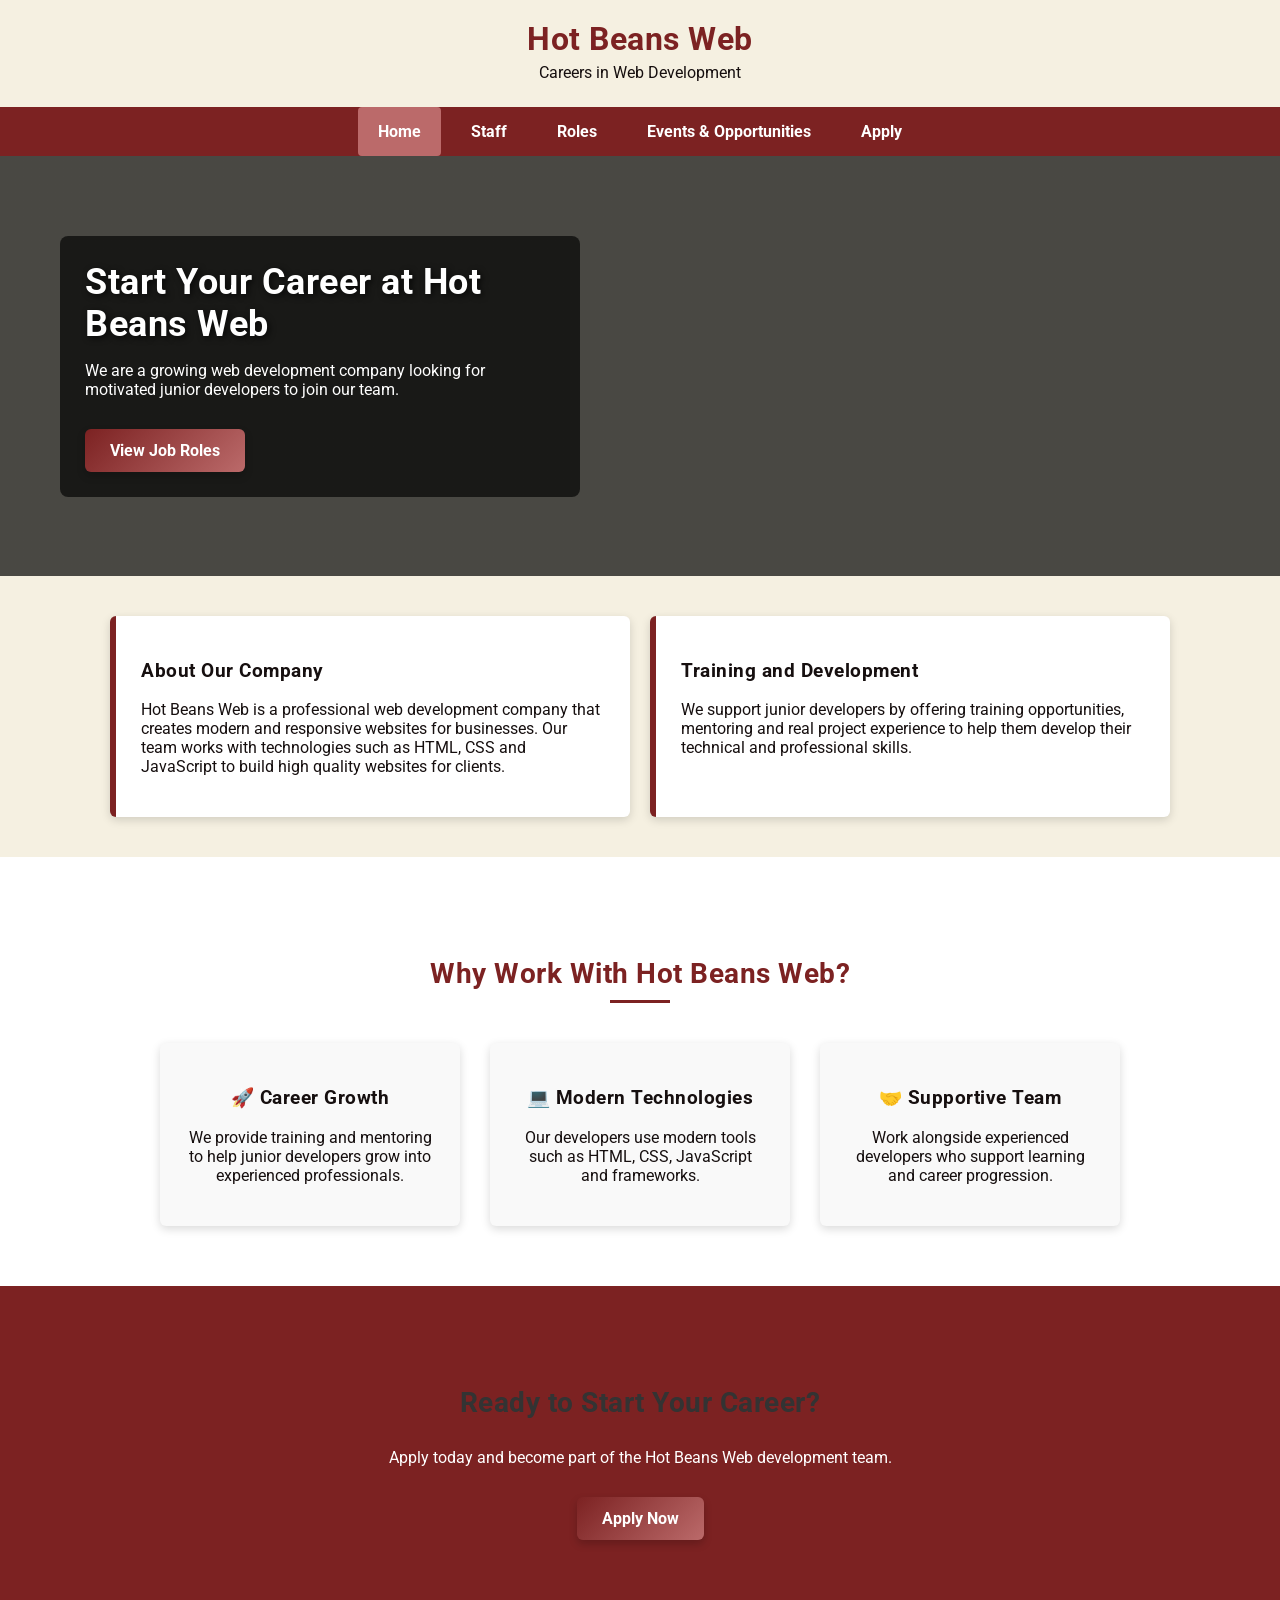
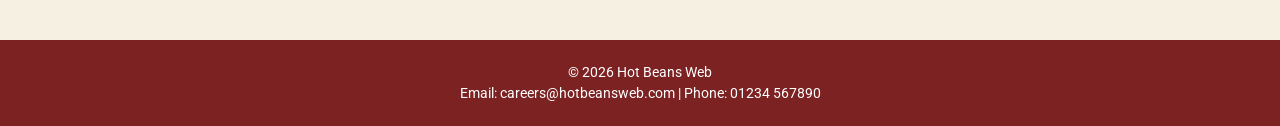
<file: Index.html>
<!DOCTYPE html>
<html>
<head>
    <title>Hot Beans Web</title>

    <meta charset="UTF-8">
    <meta name="viewport" content="width=device-width, initial-scale=1">

    <link href="https://fonts.googleapis.com/css2?family=Roboto:wght@300;400;700&display=swap" rel="stylesheet">
    <link rel="stylesheet" href="css/style.css">

    <link rel="stylesheet" href="https://cdnjs.cloudflare.com/ajax/libs/font-awesome/6.5.0/css/all.min.css">

</head>

<body>

    <div class="header">
        <h1>Hot Beans Web</h1>
        <p>Careers in Web Development</p>
    </div>

    <!-- Navigation -->
    <ul class="nav">
        <li><a class="active" href="index.html">Home</a></li>
        <li><a href="staff.html">Staff</a></li>
        <li><a href="roles.html">Roles</a></li>
        <li><a href="events.html">Events & Opportunities</a></li>
        <li><a href="apply.html">Apply</a></li>
    </ul>

    <!-- Hero Section -->
    <div class="hero">
        <div class="hero-text">
            <h2>Start Your Career at Hot Beans Web</h2>
            <p>We are a growing web development company looking for motivated junior developers to join our team.</p>
            <a href="roles.html" class="button">View Job Roles</a>
        </div>
    </div>

    <!-- Company Info -->
    <div class="container">

        <div class="box">
            <h3>About Our Company</h3>
            <p>
                Hot Beans Web is a professional web development company that creates modern and responsive
                websites for businesses. Our team works with technologies such as HTML, CSS and JavaScript
                to build high quality websites for clients.
            </p>
        </div>

        <div class="box">
            <h3>Training and Development</h3>
            <p>
                We support junior developers by offering training opportunities, mentoring and real project
                experience to help them develop their technical and professional skills.
            </p>
        </div>

    </div>

    <!-- Features -->
    <div class="features">

        <h2>Why Work With Hot Beans Web?</h2>

        <div class="features-grid">

            <div class="feature">
                <h3>🚀 Career Growth</h3>
                <p>We provide training and mentoring to help junior developers grow into experienced professionals.</p>
            </div>

            <div class="feature">
                <h3>💻 Modern Technologies</h3>
                <p>Our developers use modern tools such as HTML, CSS, JavaScript and frameworks.</p>
            </div>

            <div class="feature">
                <h3>🤝 Supportive Team</h3>
                <p>Work alongside experienced developers who support learning and career progression.</p>
            </div>

        </div>

    </div>

    <!-- Call To Action -->
    <div class="cta">
        <h2>Ready to Start Your Career?</h2>
        <p>Apply today and become part of the Hot Beans Web development team.</p>
        <a href="apply.html" class="button">Apply Now</a>
    </div>

    <!-- Footer -->
    <div class="footer">
        <p>© 2026 Hot Beans Web</p>
        <p>Email: careers@hotbeansweb.com | Phone: 01234 567890</p>
    </div>

</body>
</html>
</file>
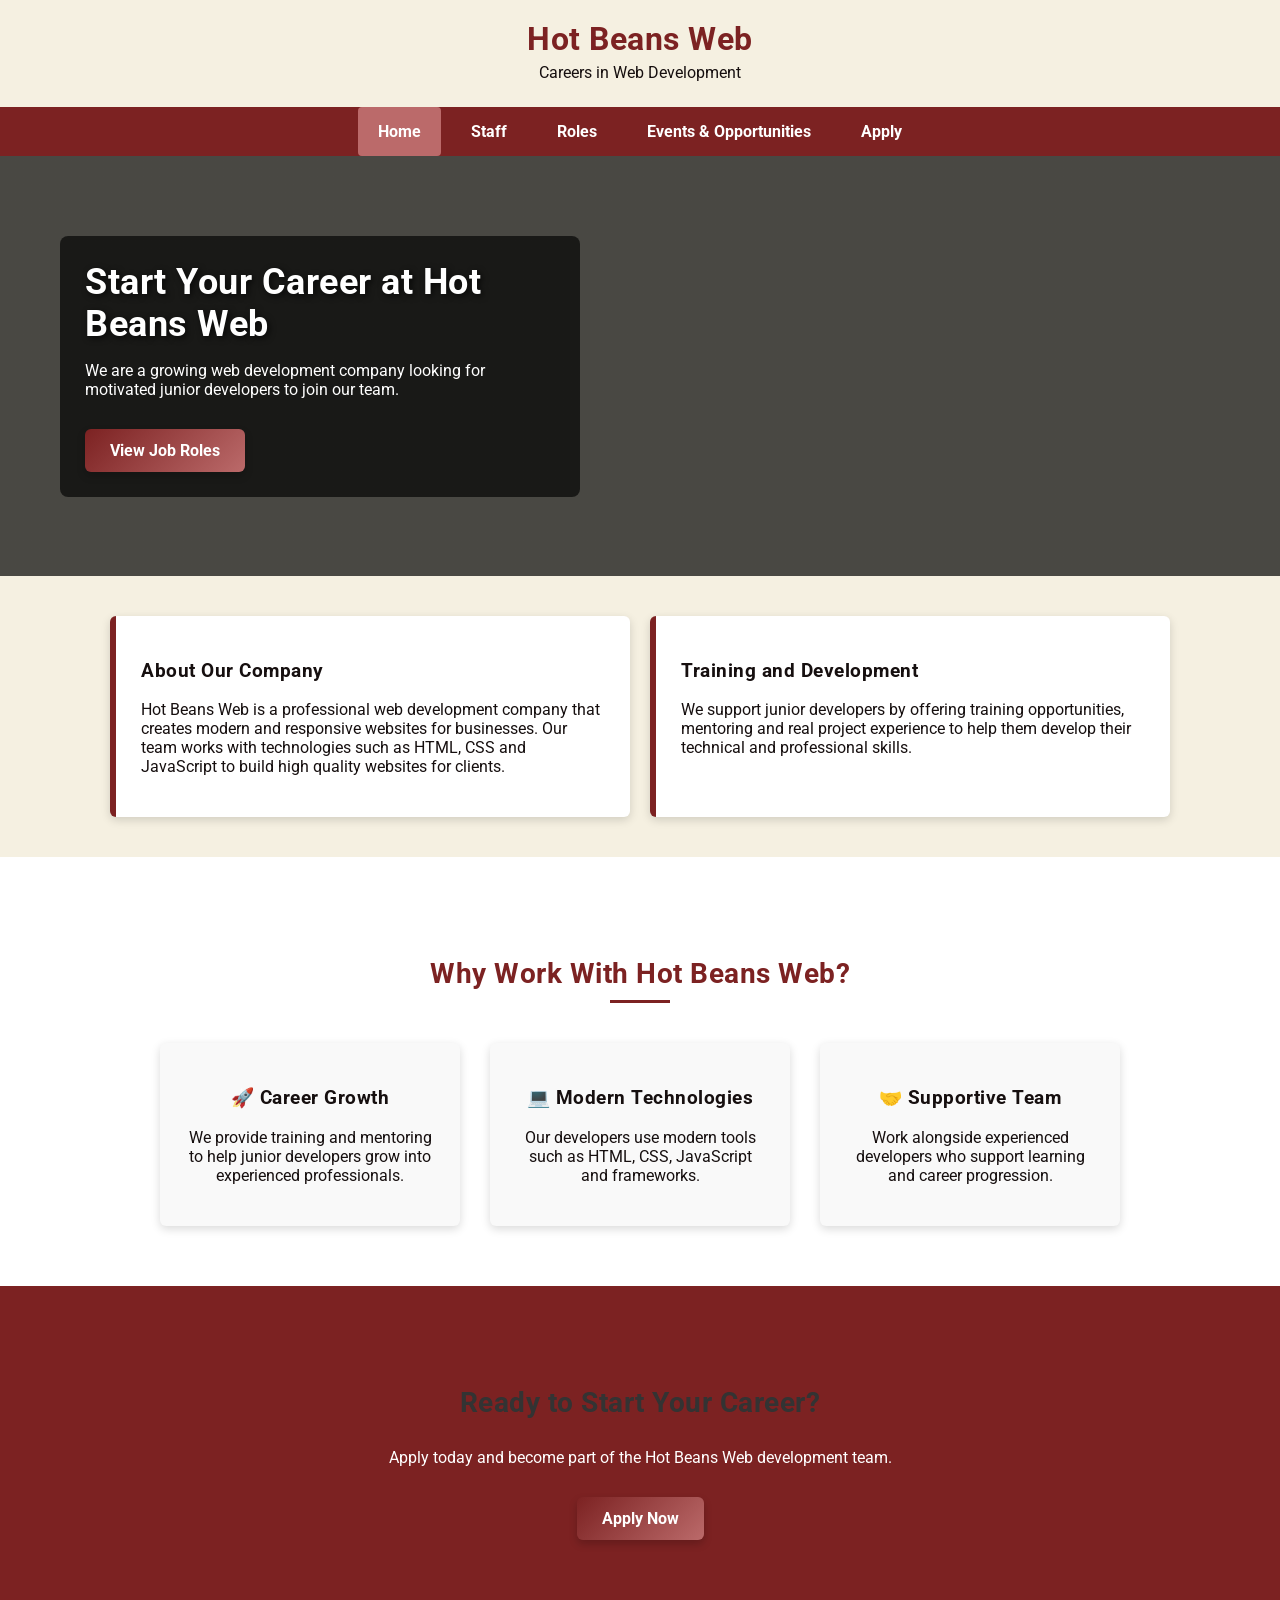
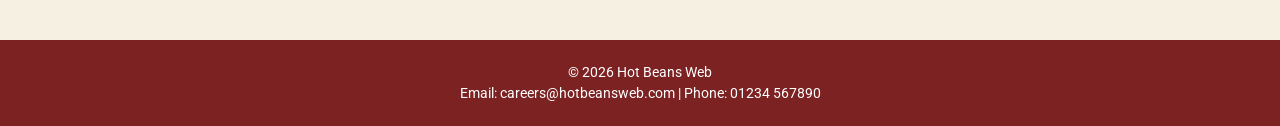
<file: index.html>
<!DOCTYPE html>
<html>
<head>
    <title>Hot Beans Web</title>

    <meta charset="UTF-8">
    <meta name="viewport" content="width=device-width, initial-scale=1">

    <link href="https://fonts.googleapis.com/css2?family=Roboto:wght@300;400;700&display=swap" rel="stylesheet">
    <link rel="stylesheet" href="css/style.css">

    <link rel="stylesheet" href="https://cdnjs.cloudflare.com/ajax/libs/font-awesome/6.5.0/css/all.min.css">

</head>

<body>

    <div class="header">
        <h1>Hot Beans Web</h1>
        <p>Careers in Web Development</p>
    </div>

    <!-- Navigation -->
    <ul class="nav">
        <li><a class="active" href="index.html">Home</a></li>
        <li><a href="staff.html">Staff</a></li>
        <li><a href="roles.html">Roles</a></li>
        <li><a href="events.html">Events & Opportunities</a></li>
        <li><a href="apply.html">Apply</a></li>
    </ul>

    <!-- Hero Section -->
    <div class="hero">
        <div class="hero-text">
            <h2>Start Your Career at Hot Beans Web</h2>
            <p>We are a growing web development company looking for motivated junior developers to join our team.</p>
            <a href="roles.html" class="button">View Job Roles</a>
        </div>
    </div>

    <!-- Company Info -->
    <div class="container">

        <div class="box">
            <h3>About Our Company</h3>
            <p>
                Hot Beans Web is a professional web development company that creates modern and responsive
                websites for businesses. Our team works with technologies such as HTML, CSS and JavaScript
                to build high quality websites for clients.
            </p>
        </div>

        <div class="box">
            <h3>Training and Development</h3>
            <p>
                We support junior developers by offering training opportunities, mentoring and real project
                experience to help them develop their technical and professional skills.
            </p>
        </div>

    </div>

    <!-- Features -->
    <div class="features">

        <h2>Why Work With Hot Beans Web?</h2>

        <div class="features-grid">

            <div class="feature">
                <h3>🚀 Career Growth</h3>
                <p>We provide training and mentoring to help junior developers grow into experienced professionals.</p>
            </div>

            <div class="feature">
                <h3>💻 Modern Technologies</h3>
                <p>Our developers use modern tools such as HTML, CSS, JavaScript and frameworks.</p>
            </div>

            <div class="feature">
                <h3>🤝 Supportive Team</h3>
                <p>Work alongside experienced developers who support learning and career progression.</p>
            </div>

        </div>

    </div>

    <!-- Call To Action -->
    <div class="cta">
        <h2>Ready to Start Your Career?</h2>
        <p>Apply today and become part of the Hot Beans Web development team.</p>
        <a href="apply.html" class="button">Apply Now</a>
    </div>

    <!-- Footer -->
    <div class="footer">
        <p>© 2026 Hot Beans Web</p>
        <p>Email: careers@hotbeansweb.com | Phone: 01234 567890</p>
    </div>

</body>
</html>
</file>
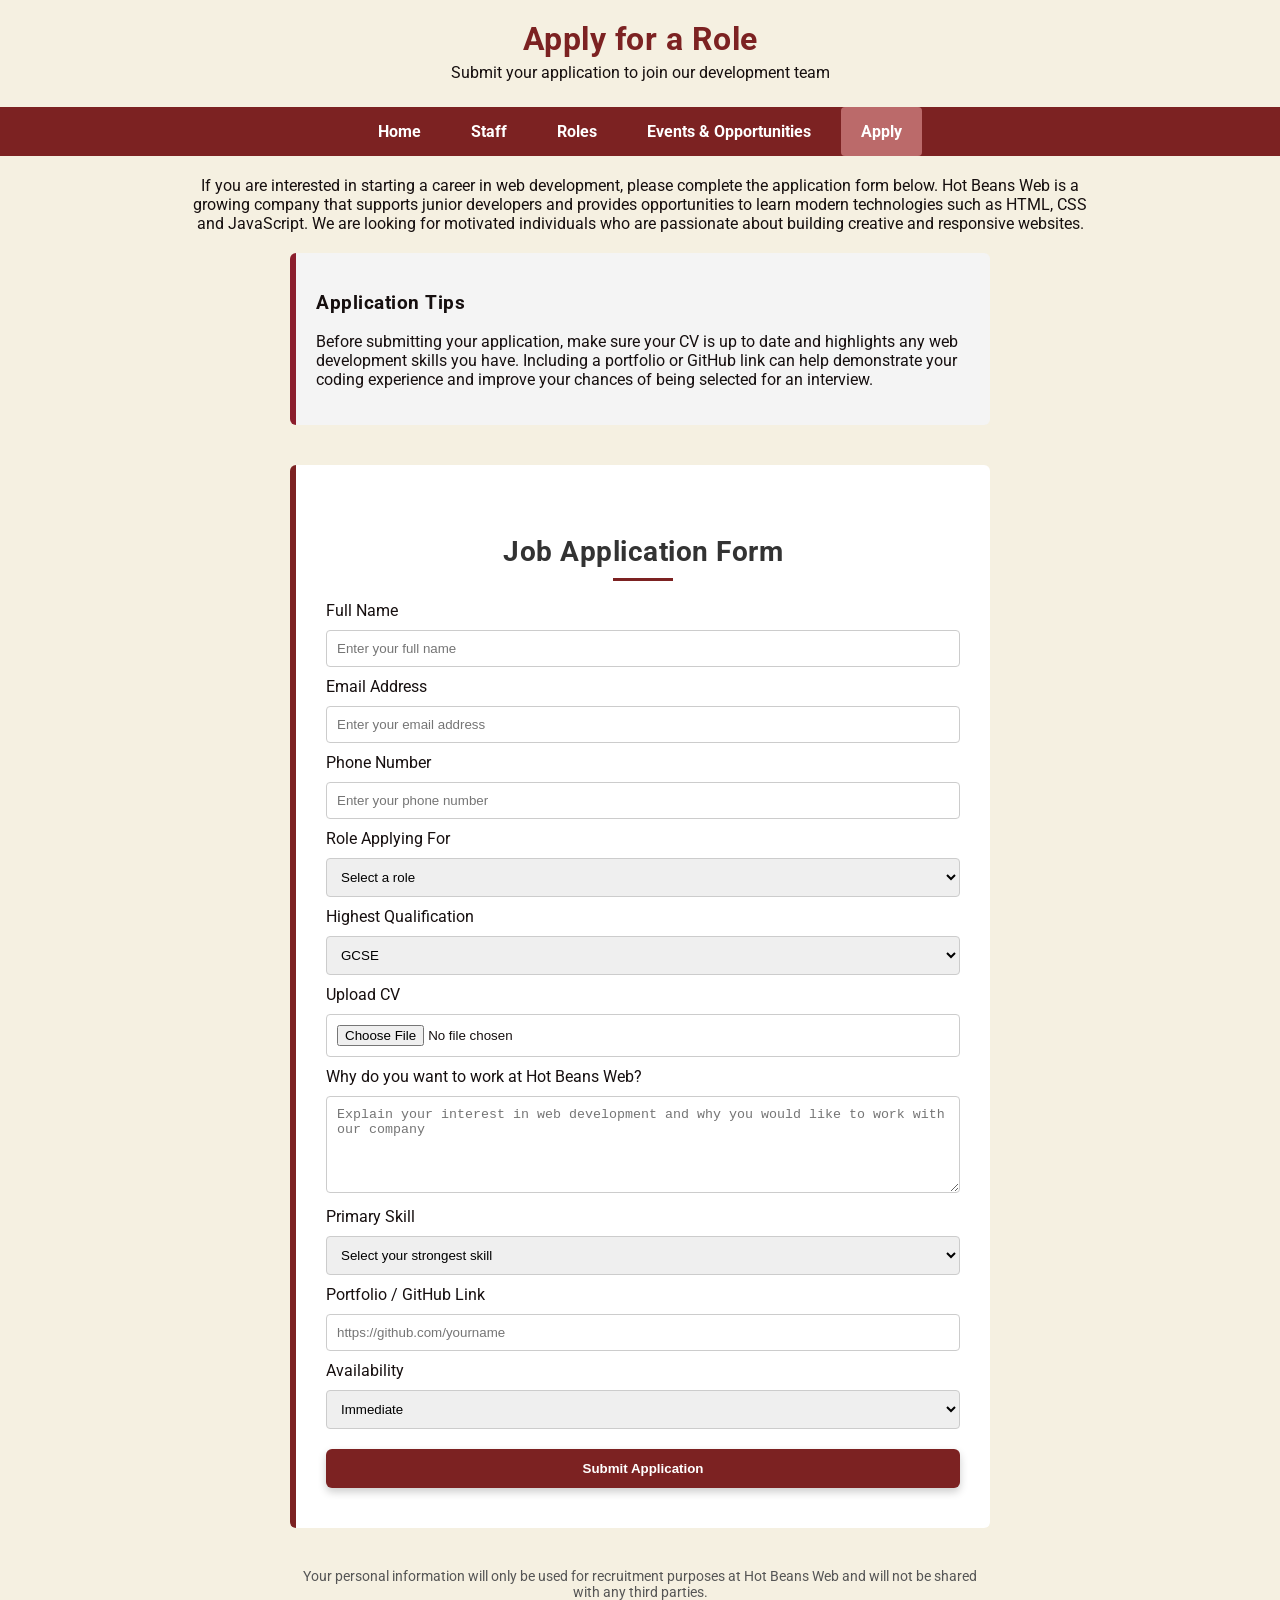
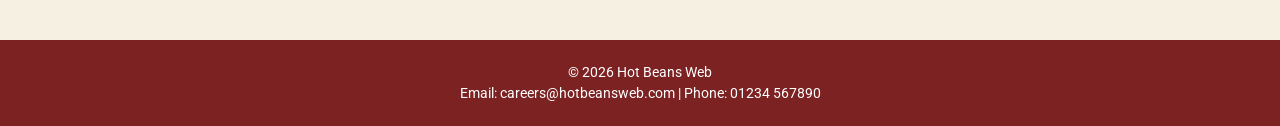
<file: Apply.html>
<!DOCTYPE html>
<html>
<head>
<title>Apply | Hot Beans Web</title>
<meta charset="UTF-8">
<meta name="viewport" content="width=device-width, initial-scale=1">
<link href="https://fonts.googleapis.com/css2?family=Roboto:wght@300;400;700&display=swap" rel="stylesheet">
<link rel="stylesheet" href="css/style.css">
</head>
<body>

<div class="header">
<h1>Apply for a Role</h1>
<p>Submit your application to join our development team</p>
</div>

<ul class="nav">
<li><a href="index.html">Home</a></li>
<li><a href="staff.html">Staff</a></li>
<li><a href="roles.html">Roles</a></li>
 <li><a href="Events.html">Events & Opportunities</a></li>
<li><a class="active" href="apply.html">Apply</a></li>
</ul>

<div class="apply-info">
<p>
If you are interested in starting a career in web development, please complete the application form below.
Hot Beans Web is a growing company that supports junior developers and provides opportunities to learn
modern technologies such as HTML, CSS and JavaScript. We are looking for motivated individuals who are
passionate about building creative and responsive websites.
</p>
</div>
<div class="tip-box">
<h3>Application Tips</h3>
<p>
Before submitting your application, make sure your CV is up to date and highlights any
web development skills you have. Including a portfolio or GitHub link can help demonstrate
your coding experience and improve your chances of being selected for an interview.
</p>
</div>

<div class="form-box">
<h2>Job Application Form</h2>

<form onsubmit="alert('Your application has been successfully submitted!')">

<label>Full Name</label>
<input type="text" placeholder="Enter your full name" required>

<label>Email Address</label>
<input type="email" placeholder="Enter your email address" required>

<label>Phone Number</label>
<input type="tel" placeholder="Enter your phone number">

<label>Role Applying For</label>
<select required>
<option value="">Select a role</option>
<option>Junior Web Developer</option>
<option>Front-End Developer</option>
<option>Web Designer</option>
<option>Software Developer</option>
</select>

<label>Highest Qualification</label>
<select>
<option>GCSE</option>
<option>A Level</option>
<option>BTEC IT</option>
<option>Computer Science Degree</option>
<option>Self-Taught Developer</option>
</select>

<label>Upload CV</label>
<input type="file">

<label>Why do you want to work at Hot Beans Web?</label>
<textarea rows="5" placeholder="Explain your interest in web development and why you would like to work with our company"></textarea>

<label>Primary Skill</label>
<select>
<option>Select your strongest skill</option>
<option>HTML</option>
<option>CSS</option>
<option>JavaScript</option>
<option>UI / UX Design</option>
<option>Responsive Web Design</option>
</select>

<label>Portfolio / GitHub Link</label>
<input type="url" placeholder="https://github.com/yourname">

<label>Availability</label>
<select>
<option>Immediate</option>
<option>Within 1 month</option>
<option>Within 3 months</option>
</select>

<input type="submit" value="Submit Application">

</form>
</div>

<p class="privacy">
Your personal information will only be used for recruitment purposes at Hot Beans Web and will not be shared
with any third parties.
</p>

<div class="footer">
<p>© 2026 Hot Beans Web</p>
<p>Email: careers@hotbeansweb.com | Phone: 01234 567890</p>
</div>

</body>
</html>
</file>
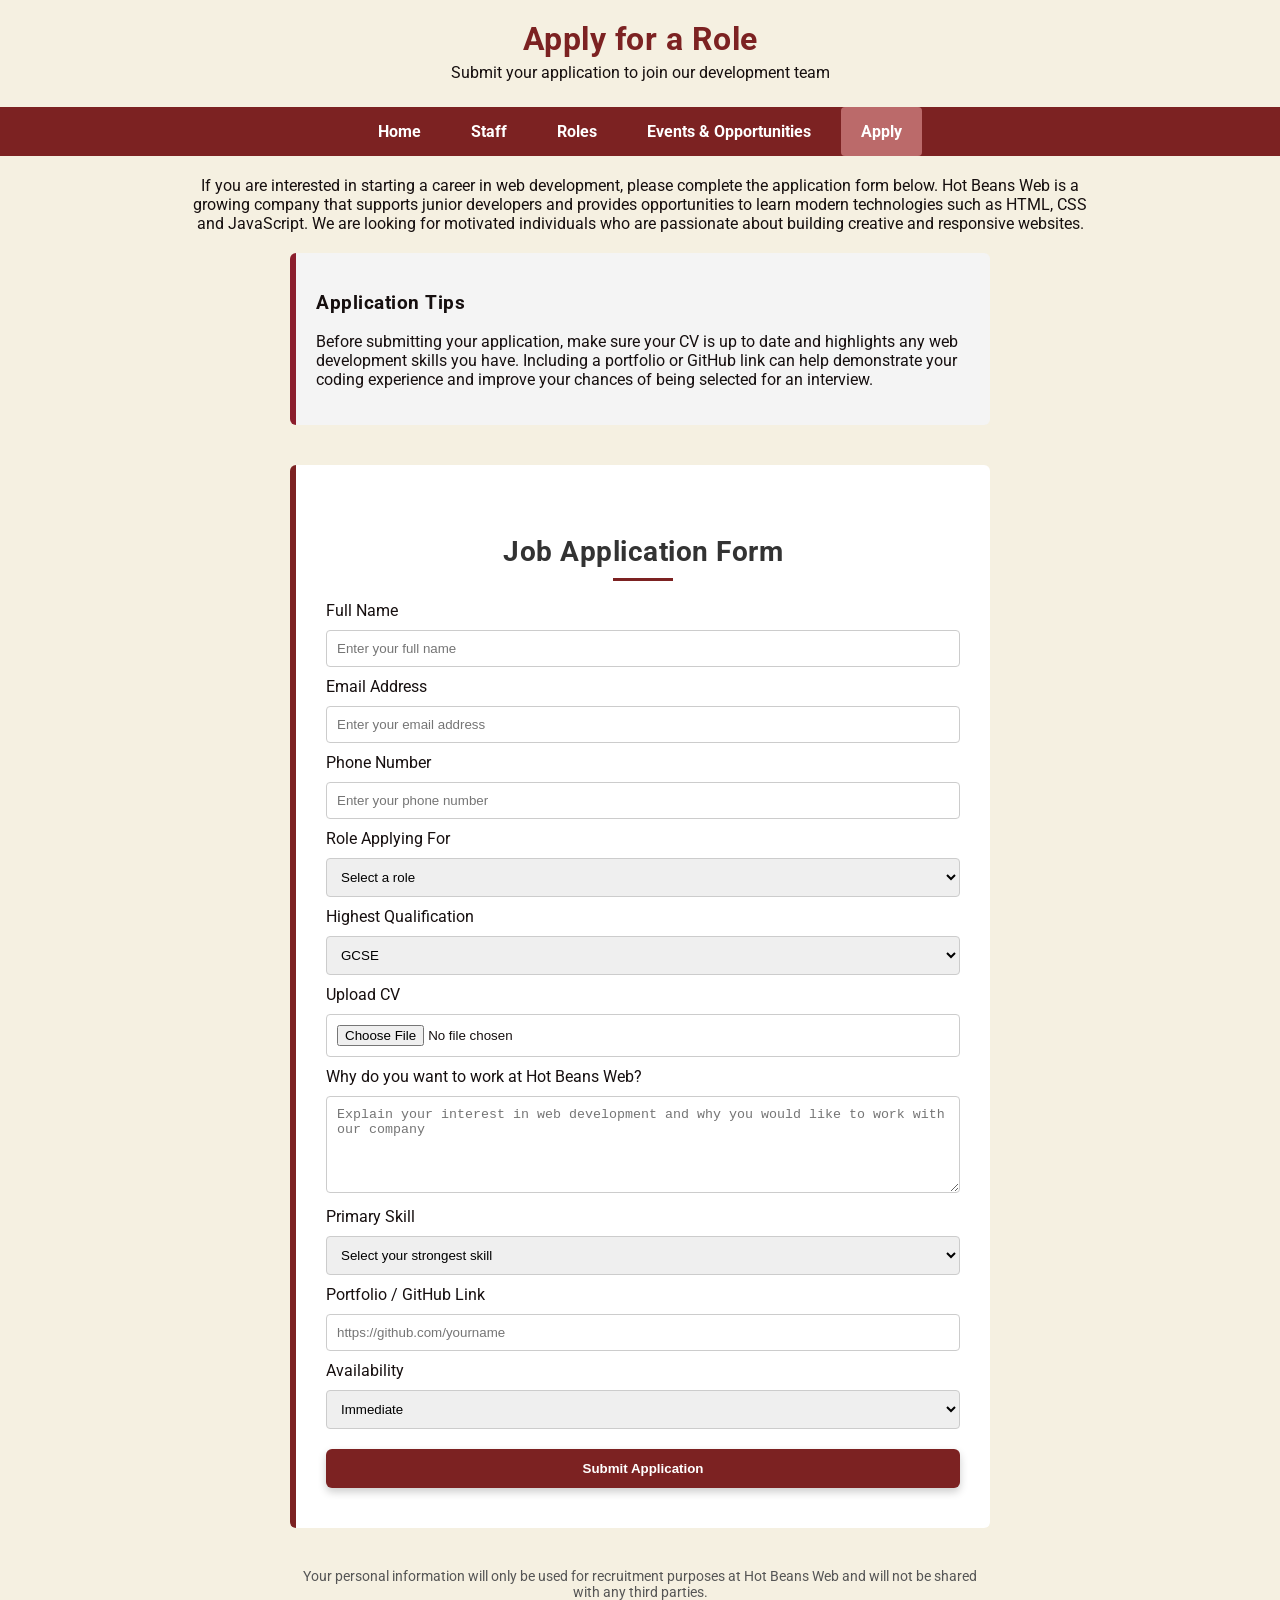
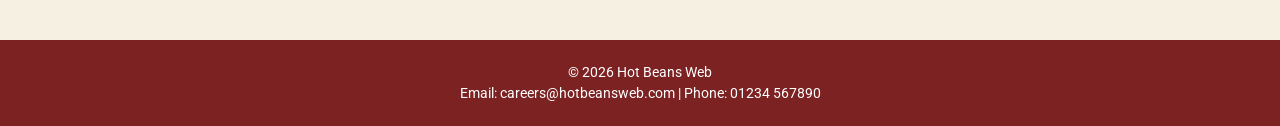
<file: apply.html>
<!DOCTYPE html>
<html>
<head>
<title>Apply | Hot Beans Web</title>
<meta charset="UTF-8">
<meta name="viewport" content="width=device-width, initial-scale=1">
<link href="https://fonts.googleapis.com/css2?family=Roboto:wght@300;400;700&display=swap" rel="stylesheet">
<link rel="stylesheet" href="css/style.css">
</head>
<body>

<div class="header">
<h1>Apply for a Role</h1>
<p>Submit your application to join our development team</p>
</div>

<ul class="nav">
<li><a href="index.html">Home</a></li>
<li><a href="staff.html">Staff</a></li>
<li><a href="roles.html">Roles</a></li>
 <li><a href="events.html">Events & Opportunities</a></li>
<li><a class="active" href="apply.html">Apply</a></li>
</ul>

<div class="apply-info">
<p>
If you are interested in starting a career in web development, please complete the application form below.
Hot Beans Web is a growing company that supports junior developers and provides opportunities to learn
modern technologies such as HTML, CSS and JavaScript. We are looking for motivated individuals who are
passionate about building creative and responsive websites.
</p>
</div>
<div class="tip-box">
<h3>Application Tips</h3>
<p>
Before submitting your application, make sure your CV is up to date and highlights any
web development skills you have. Including a portfolio or GitHub link can help demonstrate
your coding experience and improve your chances of being selected for an interview.
</p>
</div>

<div class="form-box">
<h2>Job Application Form</h2>

<form onsubmit="alert('Your application has been successfully submitted!')">

<label>Full Name</label>
<input type="text" placeholder="Enter your full name" required>

<label>Email Address</label>
<input type="email" placeholder="Enter your email address" required>

<label>Phone Number</label>
<input type="tel" placeholder="Enter your phone number">

<label>Role Applying For</label>
<select required>
<option value="">Select a role</option>
<option>Junior Web Developer</option>
<option>Front-End Developer</option>
<option>Web Designer</option>
<option>Software Developer</option>
</select>

<label>Highest Qualification</label>
<select>
<option>GCSE</option>
<option>A Level</option>
<option>BTEC IT</option>
<option>Computer Science Degree</option>
<option>Self-Taught Developer</option>
</select>

<label>Upload CV</label>
<input type="file">

<label>Why do you want to work at Hot Beans Web?</label>
<textarea rows="5" placeholder="Explain your interest in web development and why you would like to work with our company"></textarea>

<label>Primary Skill</label>
<select>
<option>Select your strongest skill</option>
<option>HTML</option>
<option>CSS</option>
<option>JavaScript</option>
<option>UI / UX Design</option>
<option>Responsive Web Design</option>
</select>

<label>Portfolio / GitHub Link</label>
<input type="url" placeholder="https://github.com/yourname">

<label>Availability</label>
<select>
<option>Immediate</option>
<option>Within 1 month</option>
<option>Within 3 months</option>
</select>

<input type="submit" value="Submit Application">

</form>
</div>

<p class="privacy">
Your personal information will only be used for recruitment purposes at Hot Beans Web and will not be shared
with any third parties.
</p>

<div class="footer">
<p>© 2026 Hot Beans Web</p>
<p>Email: careers@hotbeansweb.com | Phone: 01234 567890</p>
</div>

</body>
</html>
</file>
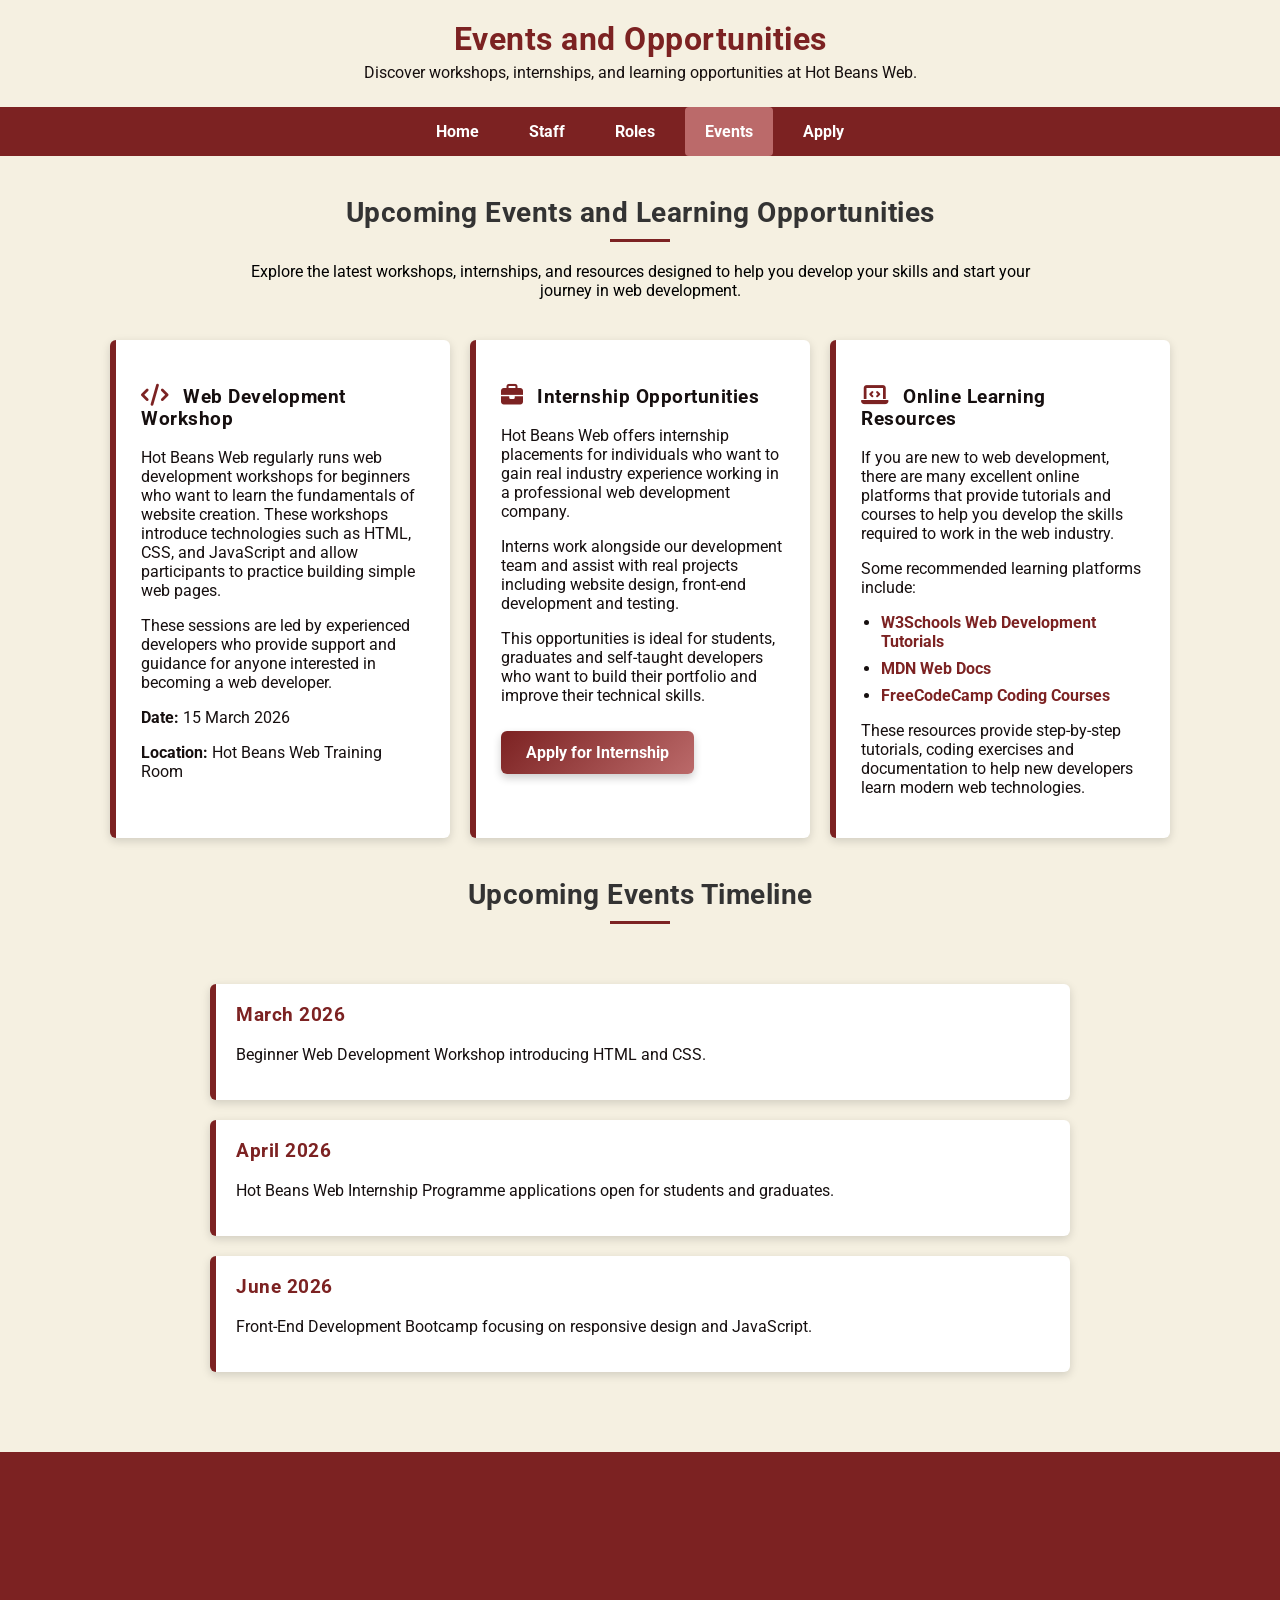
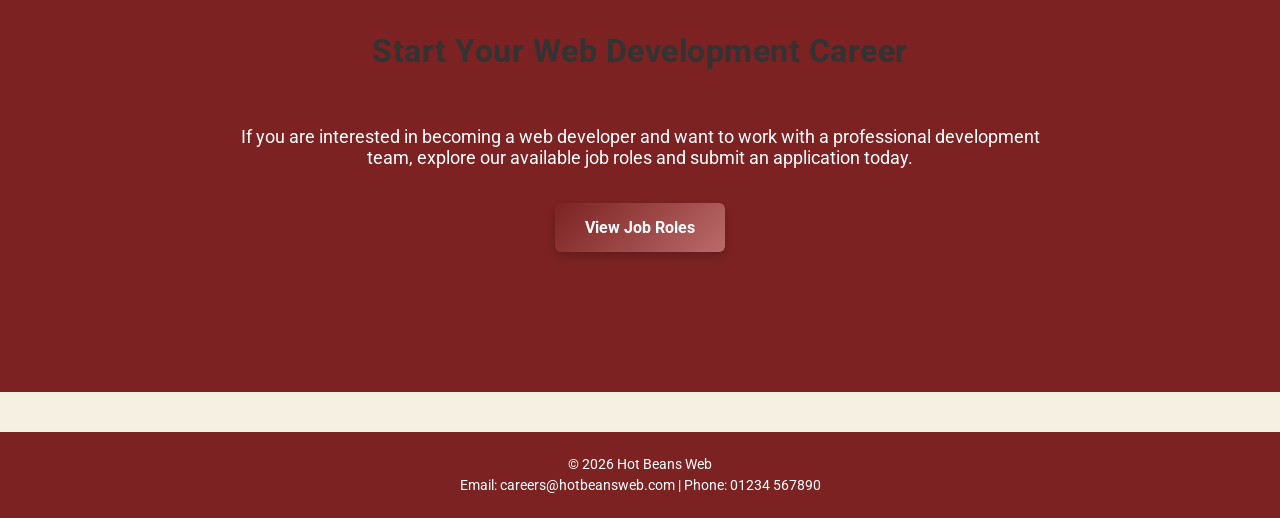
<file: Events.html>
<!DOCTYPE html>
<html>
<head>
<title>Events and Opportunities</title>
<meta charset="UTF-8">
<meta name="viewport" content="width=device-width, initial-scale=1">
<link href="https://fonts.googleapis.com/css2?family=Roboto:wght@300;400;700&display=swap" rel="stylesheet">
<link rel="stylesheet" href="css/style.css">
<link rel="stylesheet" href="https://cdnjs.cloudflare.com/ajax/libs/font-awesome/6.5.0/css/all.min.css">
</head>

<body>
    <div class="header">
        <h1>Events and Opportunities</h1>
        <p>Discover workshops, internships, and learning opportunities at Hot Beans Web.</p>
    </div>

    <ul class="nav">
        <li><a href="index.html">Home</a></li>
        <li><a href="staff.html">Staff</a></li>
        <li><a href="roles.html">Roles</a></li>
        <li><a class="active" href="events.html">Events</a></li>
        <li><a href="apply.html">Apply</a></li>
    </ul>

    <h2>Upcoming Events and Learning Opportunities</h2>
    <p class="section-intro">
        Explore the latest workshops, internships, and resources designed to help you
        develop your skills and start your journey in web development.
    </p>
    <div class="container">
        <div class="box">
            <h3><i class="fa-solid fa-code"></i> Web Development Workshop</h3>
            <p>
                Hot Beans Web regularly runs web development workshops for beginners who want
                to learn the fundamentals of website creation. These workshops introduce
                technologies such as HTML, CSS, and JavaScript and allow participants to
                practice building simple web pages.
            </p>
            <p>
                These sessions are led by experienced developers who provide support and
                guidance for anyone interested in becoming a web developer.
            </p>
            <p><strong>Date:</strong> 15 March 2026</p>
            <p><strong>Location:</strong> Hot Beans Web Training Room</p>
        </div>

        <div class="box">
            <h3><i class="fa-solid fa-briefcase"></i> Internship Opportunities</h3>
            <p>
                Hot Beans Web offers internship placements for individuals who want to gain
                real industry experience working in a professional web development company.
            </p>
            <p>
                Interns work alongside our development team and assist with real projects
                including website design, front-end development and testing.
            </p>
            <p>
                This opportunities is ideal for students, graduates and self-taught developers
                who want to build their portfolio and improve their technical skills.
            </p>
            <a href="apply.html" class="button">Apply for Internship</a>
        </div>

        <div class="box">
            <h3><i class="fa-solid fa-laptop-code"></i> Online Learning Resources</h3>
            <p>
                If you are new to web development, there are many excellent online platforms
                that provide tutorials and courses to help you develop the skills required
                to work in the web industry.
            </p>
            <p>Some recommended learning platforms include:</p>
            <ul>
                <li>
                    <a href="https://www.w3schools.com" target="_blank">
                        W3Schools Web Development Tutorials
                    </a>
                </li>
                <li>
                    <a href="https://developer.mozilla.org" target="_blank">
                        MDN Web Docs
                    </a>
                </li>
                <li>
                    <a href="https://www.freecodecamp.org" target="_blank">
                        FreeCodeCamp Coding Courses
                    </a>
                </li>
            </ul>
            <p>
                These resources provide step-by-step tutorials, coding exercises and
                documentation to help new developers learn modern web technologies.
            </p>
        </div>
    </div>
    <h2>Upcoming Events Timeline</h2>
    <div class="timeline">
        <div class="timeline-item">
            <h3>March 2026</h3>
            <p>Beginner Web Development Workshop introducing HTML and CSS.</p>
        </div>
        <div class="timeline-item">
            <h3>April 2026</h3>
            <p>Hot Beans Web Internship Programme applications open for students and graduates.</p>
        </div>
        <div class="timeline-item">
            <h3>June 2026</h3>
            <p>Front-End Development Bootcamp focusing on responsive design and JavaScript.</p>
        </div>
    </div>

    <div class="full-cta">
        <h2>Start Your Web Development Career</h2>
        <p>
            If you are interested in becoming a web developer and want to work with a
            professional development team, explore our available job roles and submit
            an application today.
        </p>
        <a href="roles.html" class="button">View Job Roles</a>
    </div>

    <div class="footer">
        <p>© 2026 Hot Beans Web</p>
        <p>Email: careers@hotbeansweb.com | Phone: 01234 567890</p>
    </div>
</body>
</html>
</file>
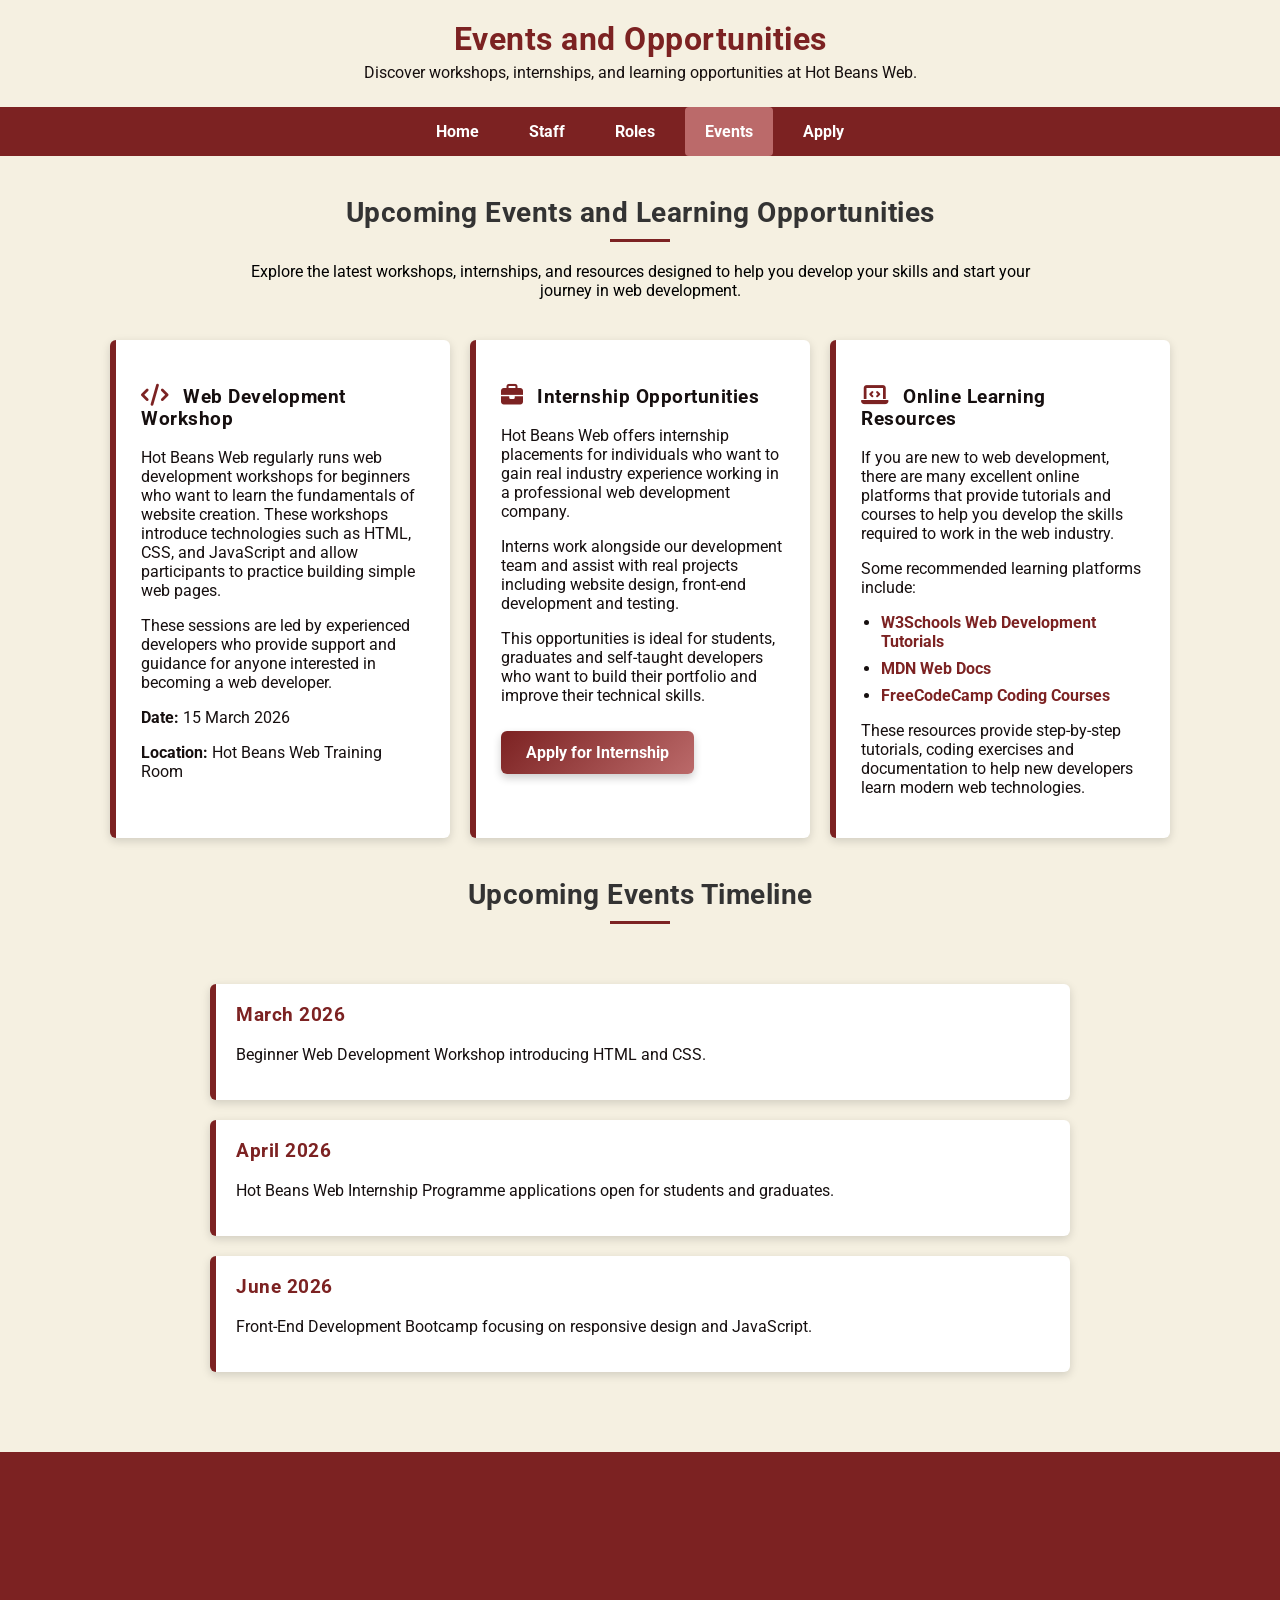
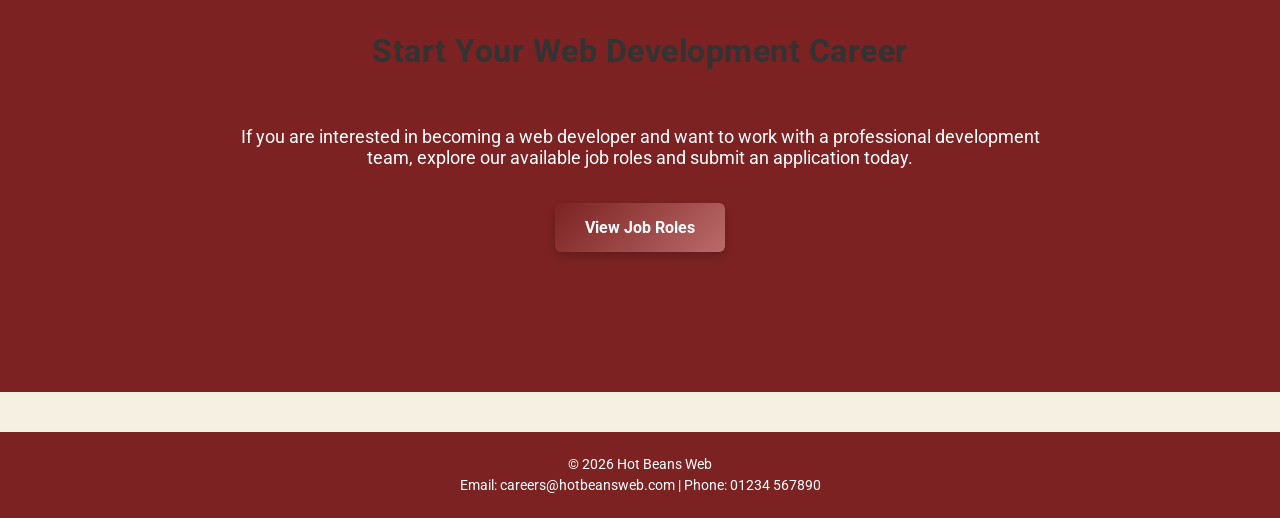
<file: events.html>
<!DOCTYPE html>
<html>
<head>
<title>Events and Opportunities</title>
<meta charset="UTF-8">
<meta name="viewport" content="width=device-width, initial-scale=1">
<link href="https://fonts.googleapis.com/css2?family=Roboto:wght@300;400;700&display=swap" rel="stylesheet">
<link rel="stylesheet" href="css/style.css">
<link rel="stylesheet" href="https://cdnjs.cloudflare.com/ajax/libs/font-awesome/6.5.0/css/all.min.css">
</head>

<body>
    <div class="header">
        <h1>Events and Opportunities</h1>
        <p>Discover workshops, internships, and learning opportunities at Hot Beans Web.</p>
    </div>

    <ul class="nav">
        <li><a href="index.html">Home</a></li>
        <li><a href="staff.html">Staff</a></li>
        <li><a href="roles.html">Roles</a></li>
        <li><a class="active" href="events.html">Events</a></li>
        <li><a href="apply.html">Apply</a></li>
    </ul>

    <h2>Upcoming Events and Learning Opportunities</h2>
    <p class="section-intro">
        Explore the latest workshops, internships, and resources designed to help you
        develop your skills and start your journey in web development.
    </p>
    <div class="container">
        <div class="box">
            <h3><i class="fa-solid fa-code"></i> Web Development Workshop</h3>
            <p>
                Hot Beans Web regularly runs web development workshops for beginners who want
                to learn the fundamentals of website creation. These workshops introduce
                technologies such as HTML, CSS, and JavaScript and allow participants to
                practice building simple web pages.
            </p>
            <p>
                These sessions are led by experienced developers who provide support and
                guidance for anyone interested in becoming a web developer.
            </p>
            <p><strong>Date:</strong> 15 March 2026</p>
            <p><strong>Location:</strong> Hot Beans Web Training Room</p>
        </div>

        <div class="box">
            <h3><i class="fa-solid fa-briefcase"></i> Internship Opportunities</h3>
            <p>
                Hot Beans Web offers internship placements for individuals who want to gain
                real industry experience working in a professional web development company.
            </p>
            <p>
                Interns work alongside our development team and assist with real projects
                including website design, front-end development and testing.
            </p>
            <p>
                This opportunities is ideal for students, graduates and self-taught developers
                who want to build their portfolio and improve their technical skills.
            </p>
            <a href="apply.html" class="button">Apply for Internship</a>
        </div>

        <div class="box">
            <h3><i class="fa-solid fa-laptop-code"></i> Online Learning Resources</h3>
            <p>
                If you are new to web development, there are many excellent online platforms
                that provide tutorials and courses to help you develop the skills required
                to work in the web industry.
            </p>
            <p>Some recommended learning platforms include:</p>
            <ul>
                <li>
                    <a href="https://www.w3schools.com" target="_blank">
                        W3Schools Web Development Tutorials
                    </a>
                </li>
                <li>
                    <a href="https://developer.mozilla.org" target="_blank">
                        MDN Web Docs
                    </a>
                </li>
                <li>
                    <a href="https://www.freecodecamp.org" target="_blank">
                        FreeCodeCamp Coding Courses
                    </a>
                </li>
            </ul>
            <p>
                These resources provide step-by-step tutorials, coding exercises and
                documentation to help new developers learn modern web technologies.
            </p>
        </div>
    </div>
    <h2>Upcoming Events Timeline</h2>
    <div class="timeline">
        <div class="timeline-item">
            <h3>March 2026</h3>
            <p>Beginner Web Development Workshop introducing HTML and CSS.</p>
        </div>
        <div class="timeline-item">
            <h3>April 2026</h3>
            <p>Hot Beans Web Internship Programme applications open for students and graduates.</p>
        </div>
        <div class="timeline-item">
            <h3>June 2026</h3>
            <p>Front-End Development Bootcamp focusing on responsive design and JavaScript.</p>
        </div>
    </div>

    <div class="full-cta">
        <h2>Start Your Web Development Career</h2>
        <p>
            If you are interested in becoming a web developer and want to work with a
            professional development team, explore our available job roles and submit
            an application today.
        </p>
        <a href="roles.html" class="button">View Job Roles</a>
    </div>

    <div class="footer">
        <p>© 2026 Hot Beans Web</p>
        <p>Email: careers@hotbeansweb.com | Phone: 01234 567890</p>
    </div>
</body>
</html>
</file>
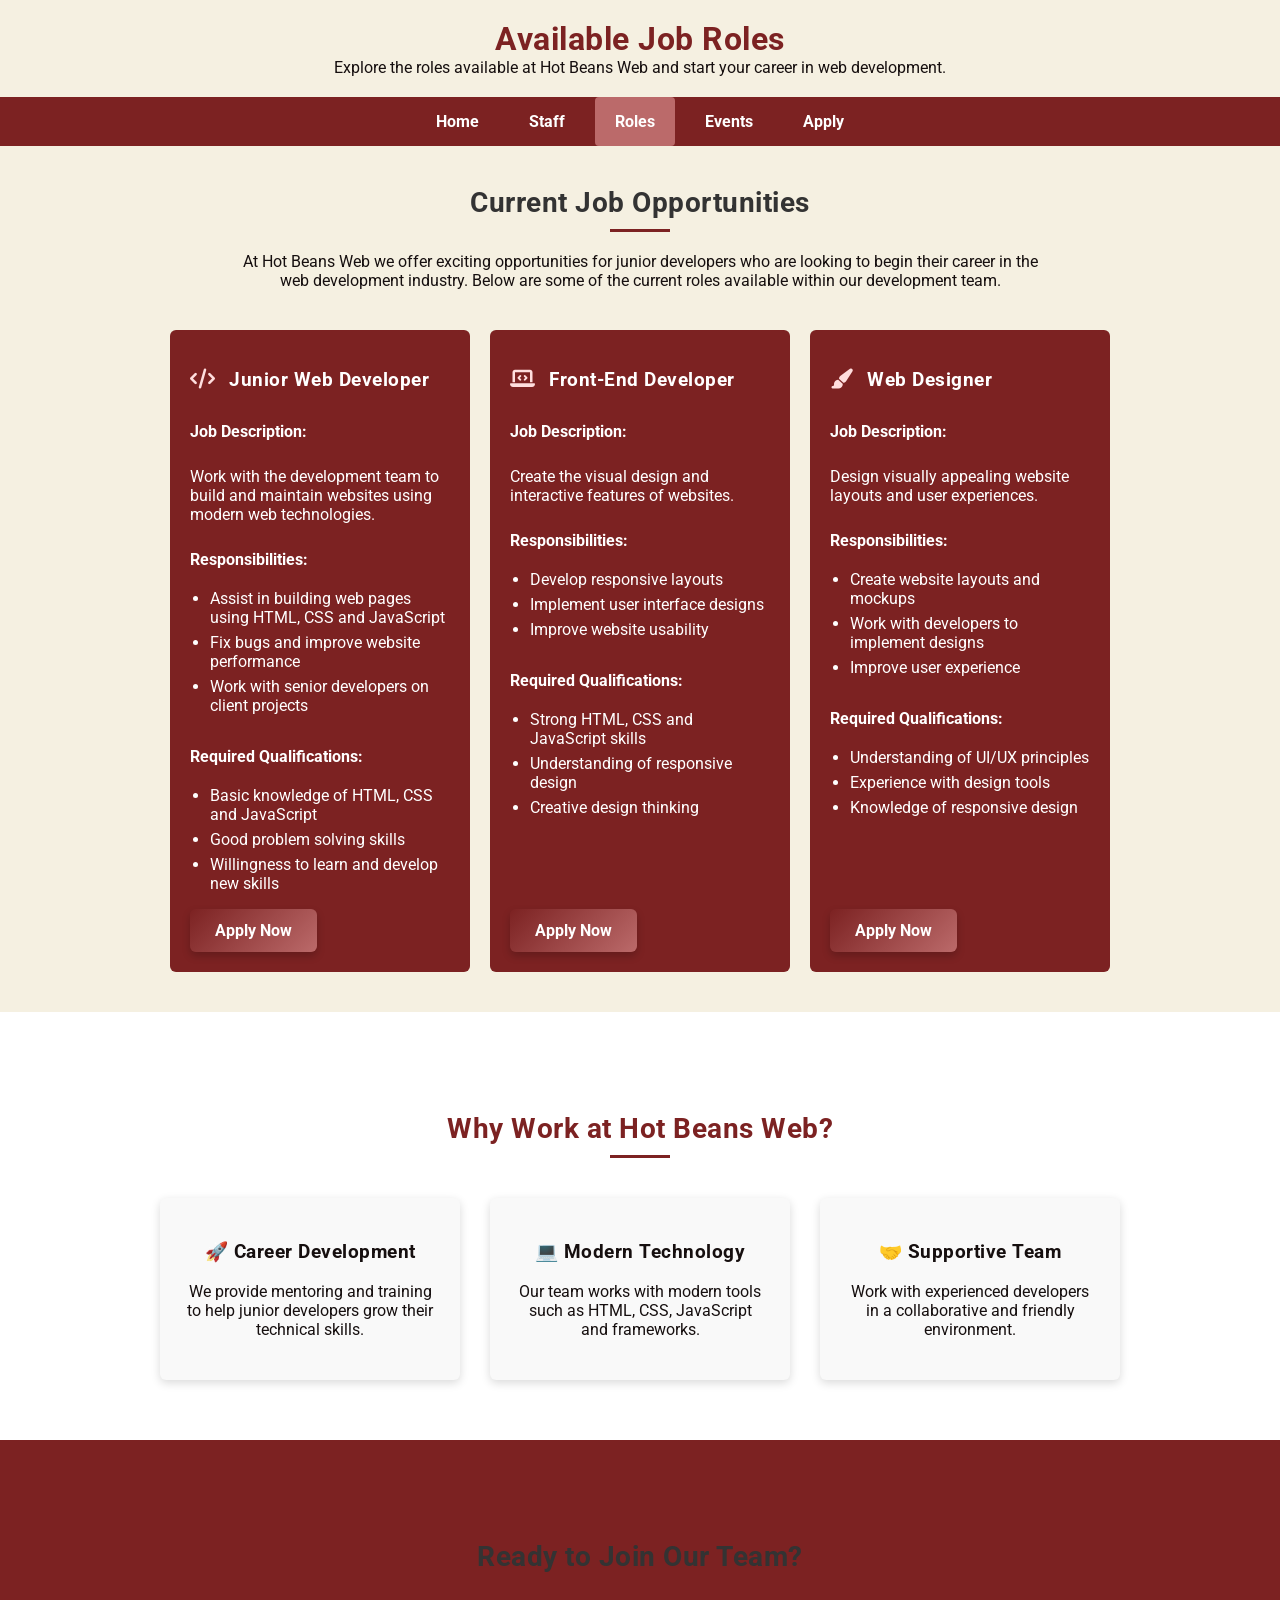
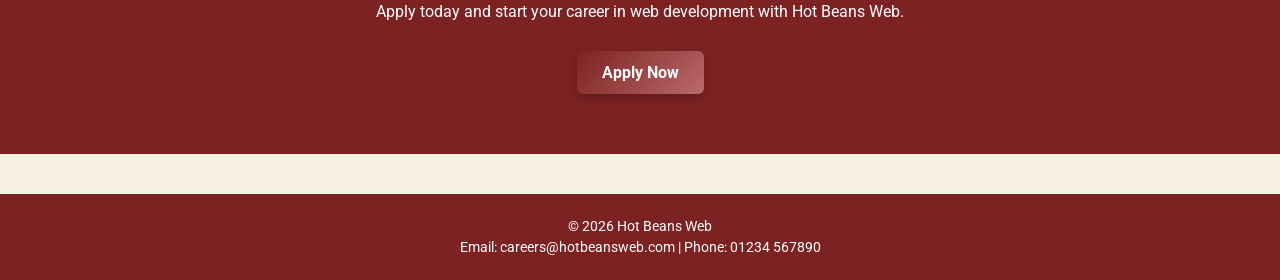
<file: Roles.html>
<!DOCTYPE html>
<html>
<head>
    <title>Job Roles</title>
    <meta name="viewport" content="width=device-width, initial-scale=1">
    <meta charset="UTF-8">
    <link href="https://fonts.googleapis.com/css2?family=Roboto:wght@300;400;700&display=swap" rel="stylesheet">
    <link rel="stylesheet" href="css/style.css">

    <link rel="stylesheet" href="https://cdnjs.cloudflare.com/ajax/libs/font-awesome/6.5.0/css/all.min.css">
</head>
<body>

    <div class="header">
        <h1>Available Job Roles</h1>
        <p style="text-align:center; max-width:700px; margin:auto;">
        Explore the roles available at Hot Beans Web and start your career in web development.
    </p>
    </div>
    <ul class="nav"> 
        <li><a href="index.html">Home</a></li>
        <li><a href="staff.html">Staff</a></li>
        <li><a class="active" href="roles.html">Roles</a></li>
        <li><a href="Events.html">Events</a></li>
        <li><a href="apply.html">Apply</a></li>
    </ul>
    <h2>Current Job Opportunities</h2>
    <p style="text-align:center; max-width:700px; margin:auto;">
        <p class="roles-intro"> 
            At Hot Beans Web we offer exciting opportunities for junior developers who are looking to begin their career in the web development industry. Below are some of the current roles available within our development team.
</p>
    </p>
    <div class="roles-container">

            <div class="role-card">
                <h3><i class="fa-solid fa-code"></i> Junior Web Developer</h3>

                <p><strong>Job Description:</strong></p>
                <p>Work with the development team to build and maintain websites using modern web technologies.</p>

                <p><strong>Responsibilities:</strong></p>
                <ul>
                    <li>Assist in building web pages using HTML, CSS and JavaScript</li>
                    <li>Fix bugs and improve website performance</li>
                    <li>Work with senior developers on client projects</li>
                </ul>

                <p><strong>Required Qualifications:</strong></p>
                <ul>
                    <li>Basic knowledge of HTML, CSS and JavaScript</li>
                    <li>Good problem solving skills</li>
                    <li>Willingness to learn and develop new skills</li>
                </ul>

                <a href="apply.html" class="button">Apply Now</a>

            </div>


            <div class="role-card">

                <h3><i class="fa-solid fa-laptop-code"></i> Front-End Developer</h3>

                <p><strong>Job Description:</strong></p>
                <p>Create the visual design and interactive features of websites.</p>

                <p><strong>Responsibilities:</strong></p>
                <ul>
                    <li>Develop responsive layouts</li>
                    <li>Implement user interface designs</li>
                    <li>Improve website usability</li>
                </ul>

                <p><strong>Required Qualifications:</strong></p>
                <ul>
                    <li>Strong HTML, CSS and JavaScript skills</li>
                    <li>Understanding of responsive design</li>
                    <li>Creative design thinking</li>
                </ul>

                <a href="apply.html" class="button">Apply Now</a>

            </div>


            <div class="role-card">

                <h3><i class="fa-solid fa-paintbrush"></i> Web Designer</h3>

                <p><strong>Job Description:</strong></p>
                <p>Design visually appealing website layouts and user experiences.</p>

                <p><strong>Responsibilities:</strong></p>
                <ul>
                    <li>Create website layouts and mockups</li>
                    <li>Work with developers to implement designs</li>
                    <li>Improve user experience</li>
                </ul>

                <p><strong>Required Qualifications:</strong></p>
                <ul>
                    <li>Understanding of UI/UX principles</li>
                    <li>Experience with design tools</li>
                    <li>Knowledge of responsive design</li>
                </ul>

                <a href="apply.html" class="button">Apply Now</a>

            </div>

        </div>

        <div class="features">

            <h2>Why Work at Hot Beans Web?</h2>

            <div class="features-grid">

                <div class="feature">
                    <h3>🚀 Career Development</h3>
                    <p>We provide mentoring and training to help junior developers grow their technical skills.</p>
                </div>

                <div class="feature">
                    <h3>💻 Modern Technology</h3>
                    <p>Our team works with modern tools such as HTML, CSS, JavaScript and frameworks.</p>
                </div>

                <div class="feature">
                    <h3>🤝 Supportive Team</h3>
                    <p>Work with experienced developers in a collaborative and friendly environment.</p>
                </div>

            </div>

         </div>
        <!-- Call To Action -->
        <div class="cta">
            <h2>Ready to Join Our Team?</h2>
            <p>Apply today and start your career in web development with Hot Beans Web.</p>
            <a href="apply.html" class="button">Apply Now</a>
        </div>
        <!-- Footer -->
        <div class="footer">
            <p>© 2026 Hot Beans Web</p>
            <p>Email: careers@hotbeansweb.com | Phone: 01234 567890</p>
        </div>

</body>
</html>
</file>
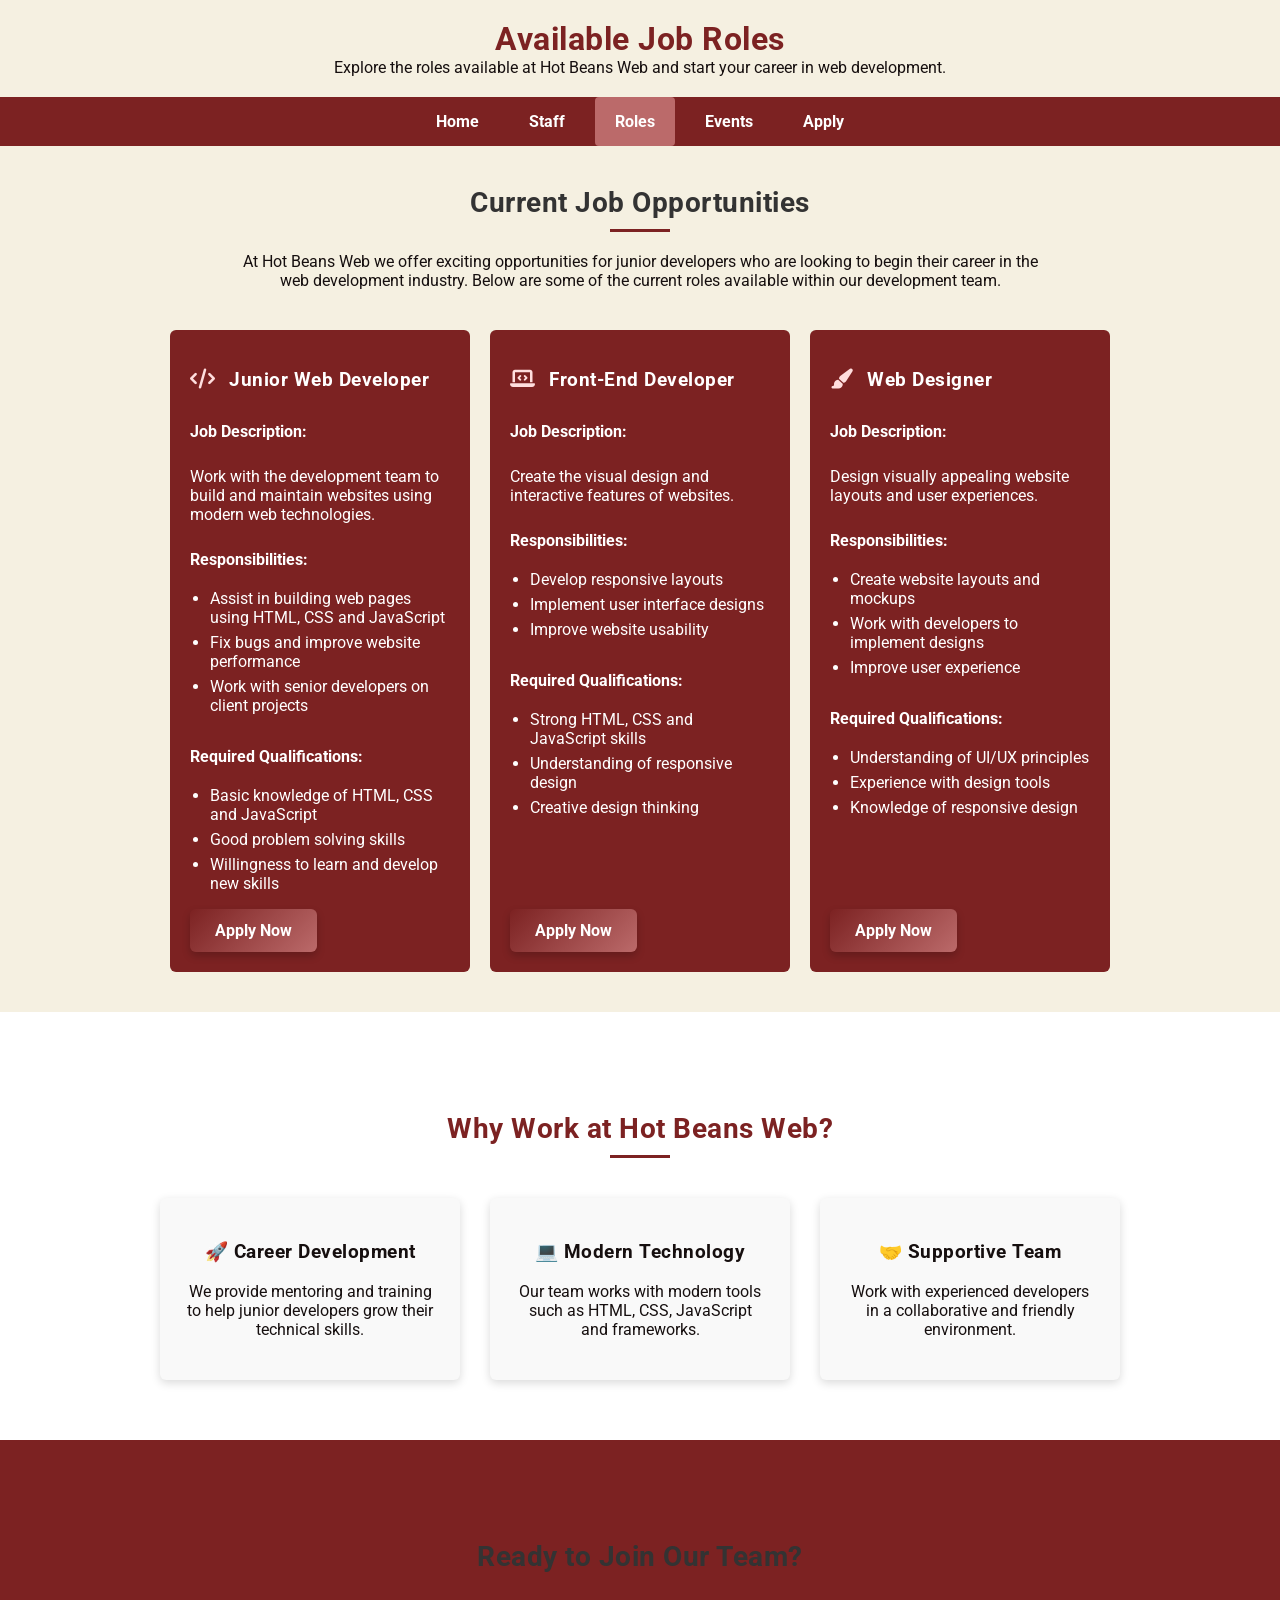
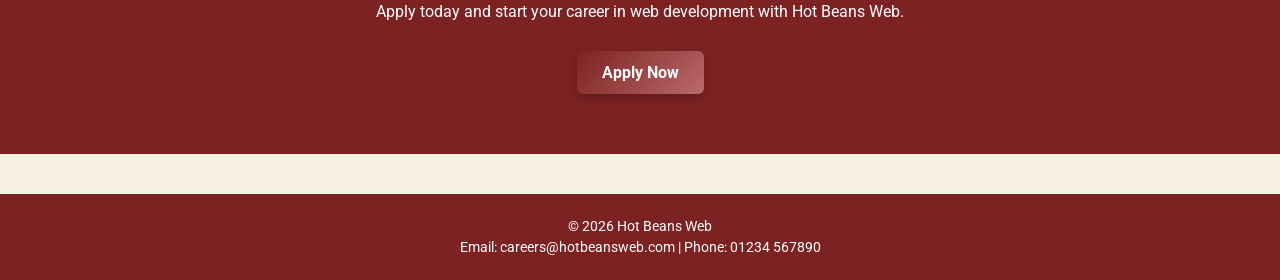
<file: roles.html>
<!DOCTYPE html>
<html>
<head>
    <title>Job Roles</title>
    <meta name="viewport" content="width=device-width, initial-scale=1">
    <meta charset="UTF-8">
    <link href="https://fonts.googleapis.com/css2?family=Roboto:wght@300;400;700&display=swap" rel="stylesheet">
    <link rel="stylesheet" href="css/style.css">

    <link rel="stylesheet" href="https://cdnjs.cloudflare.com/ajax/libs/font-awesome/6.5.0/css/all.min.css">
</head>
<body>

    <div class="header">
        <h1>Available Job Roles</h1>
        <p style="text-align:center; max-width:700px; margin:auto;">
        Explore the roles available at Hot Beans Web and start your career in web development.
    </p>
    </div>
    <ul class="nav"> 
        <li><a href="index.html">Home</a></li>
        <li><a href="staff.html">Staff</a></li>
        <li><a class="active" href="roles.html">Roles</a></li>
        <li><a href="events.html">Events</a></li>
        <li><a href="apply.html">Apply</a></li>
    </ul>
    <h2>Current Job Opportunities</h2>
    <p style="text-align:center; max-width:700px; margin:auto;">
        <p class="roles-intro"> 
            At Hot Beans Web we offer exciting opportunities for junior developers who are looking to begin their career in the web development industry. Below are some of the current roles available within our development team.
</p>
    </p>
    <div class="roles-container">

            <div class="role-card">
                <h3><i class="fa-solid fa-code"></i> Junior Web Developer</h3>

                <p><strong>Job Description:</strong></p>
                <p>Work with the development team to build and maintain websites using modern web technologies.</p>

                <p><strong>Responsibilities:</strong></p>
                <ul>
                    <li>Assist in building web pages using HTML, CSS and JavaScript</li>
                    <li>Fix bugs and improve website performance</li>
                    <li>Work with senior developers on client projects</li>
                </ul>

                <p><strong>Required Qualifications:</strong></p>
                <ul>
                    <li>Basic knowledge of HTML, CSS and JavaScript</li>
                    <li>Good problem solving skills</li>
                    <li>Willingness to learn and develop new skills</li>
                </ul>

                <a href="apply.html" class="button">Apply Now</a>

            </div>


            <div class="role-card">

                <h3><i class="fa-solid fa-laptop-code"></i> Front-End Developer</h3>

                <p><strong>Job Description:</strong></p>
                <p>Create the visual design and interactive features of websites.</p>

                <p><strong>Responsibilities:</strong></p>
                <ul>
                    <li>Develop responsive layouts</li>
                    <li>Implement user interface designs</li>
                    <li>Improve website usability</li>
                </ul>

                <p><strong>Required Qualifications:</strong></p>
                <ul>
                    <li>Strong HTML, CSS and JavaScript skills</li>
                    <li>Understanding of responsive design</li>
                    <li>Creative design thinking</li>
                </ul>

                <a href="apply.html" class="button">Apply Now</a>

            </div>


            <div class="role-card">

                <h3><i class="fa-solid fa-paintbrush"></i> Web Designer</h3>

                <p><strong>Job Description:</strong></p>
                <p>Design visually appealing website layouts and user experiences.</p>

                <p><strong>Responsibilities:</strong></p>
                <ul>
                    <li>Create website layouts and mockups</li>
                    <li>Work with developers to implement designs</li>
                    <li>Improve user experience</li>
                </ul>

                <p><strong>Required Qualifications:</strong></p>
                <ul>
                    <li>Understanding of UI/UX principles</li>
                    <li>Experience with design tools</li>
                    <li>Knowledge of responsive design</li>
                </ul>

                <a href="apply.html" class="button">Apply Now</a>

            </div>

        </div>

        <div class="features">

            <h2>Why Work at Hot Beans Web?</h2>

            <div class="features-grid">

                <div class="feature">
                    <h3>🚀 Career Development</h3>
                    <p>We provide mentoring and training to help junior developers grow their technical skills.</p>
                </div>

                <div class="feature">
                    <h3>💻 Modern Technology</h3>
                    <p>Our team works with modern tools such as HTML, CSS, JavaScript and frameworks.</p>
                </div>

                <div class="feature">
                    <h3>🤝 Supportive Team</h3>
                    <p>Work with experienced developers in a collaborative and friendly environment.</p>
                </div>

            </div>

         </div>
        <!-- Call To Action -->
        <div class="cta">
            <h2>Ready to Join Our Team?</h2>
            <p>Apply today and start your career in web development with Hot Beans Web.</p>
            <a href="apply.html" class="button">Apply Now</a>
        </div>
        <!-- Footer -->
        <div class="footer">
            <p>© 2026 Hot Beans Web</p>
            <p>Email: careers@hotbeansweb.com | Phone: 01234 567890</p>
        </div>

</body>
</html>
</file>
<file: css/style.css>
body{
font-family:"Roboto", Arial, sans-serif;
background:#f5f0e1;
margin:0;
color:#160f0f;
}

/* HEADER */

.header{
text-align:center;
padding:20px;
}

.header h1{
color:#7c2222;
margin:0;
}

.header p{
margin:5px 0;
}

/* NAVIGATION */

.nav {
    list-style: none;
    margin: 0;
    padding: 0;
    display: flex;
    justify-content: center;
    background: #7c2222;
    position: sticky;
    top: 0;
    z-index: 1000;
    width: 100%;
}

    .nav li {
        margin: 0 5px;
    }

        .nav li a {
            display: block;
            color: white;
            padding: 15px 20px;
            text-decoration: none;
            font-weight: bold;
            transition: 0.3s;
            border-radius: 4px;
        }

            .nav li a:hover {
                background: #bb6a6a;
            }

            .nav li a.active {
                background: #bb6a6a;
            }

            .nav a:hover{
                background-color: #a52a2a;
                color:white;
                transition:0.3s;
            }

/* HERO */

.hero {
    height: 420px;
    background: linear-gradient(rgba(0,0,0,0.7), rgba(0,0,0,0.7)), url("https://images.unsplash.com/photo-1498050108023-c5249f4df085");
    background-size: cover;
    background-position: center;
    display: flex;
    align-items: center;
}

.hero-text h2 {
    color: white;
    font-size: 32px;
}

.hero-text p {
    color: white;
}
.hero-text h2 {
    text-shadow: 2px 2px 6px rgba(0,0,0,0.7);
}
/* HERO SECTION FIX */

.hero {
    height: 420px;
    background: linear-gradient(rgba(0,0,0,0.7), rgba(0,0,0,0.7)), url("https://images.unsplash.com/photo-1498050108023-c5249f4df085");
    background-size: cover;
    background-position: center;
    display: flex;
    align-items: center;
}

/* Hero text container */

.hero-text {
    max-width: 520px;
    margin-left: 60px;
    background: rgba(0,0,0,0.65);
    padding: 25px;
    border-radius: 8px;
    color: white;
}

    /* Hero title */

    .hero-text h2 {
        color: white;
        text-align: left;
        margin: 0 0 10px 0;
        font-size: 36px;
        text-shadow: 2px 2px 6px rgba(0,0,0,0.7);
    }

        /* Remove global underline */

        .hero-text h2::after {
            display: none;
        }

    /* Hero paragraph */

    .hero-text p {
        color: white;
        margin-bottom: 20px;
    }

/* CONTAINER */

.container{
display:flex;
flex-wrap:wrap;
gap:20px;
max-width:1100px;
margin:40px auto;
padding:0 20px;
}

.box{
background:white;
padding:25px;
flex:1;
border-left:6px solid #7c2222;
border-radius:6px;
box-shadow:0 3px 10px rgba(0,0,0,0.15);
transition:0.3s;
}
.box i{
    font-size: 22px;
    color: #7c2222;
    margin-right: 8px;
}

.box:hover{
transform:translateY(-5px);
box-shadow:0 8px 20px rgba(0,0,0,0.25);
}

.box ul{
margin-top:10px;
padding-left:20px;
}
.box ul li{
margin-bottom:8px;
}
.box ul li a{
color:#7c2222;
font-weight:bold;
text-decoration:none;
}
.box ul li a:hover{
text-decoration:underline;
color:#bb6a6a;
}

/* FEATURES */

.features{
text-align:center;
padding:60px 20px;
background:white;
}

.features h2{
margin-bottom:40px;
color:#7c2222;
}

.features-grid{
display:flex;
gap:30px;
justify-content:center;
flex-wrap:wrap;
max-width:1100px;
margin:auto;
}

.feature{
background:#f9f9f9;
padding:25px;
width:300px;
border-radius:6px;
box-shadow:0 3px 10px rgba(0,0,0,0.15);
transition:0.3s;
}

.feature:hover{
transform:translateY(-5px);
}

/* CALL TO ACTION */

.cta{
background:#7c2222;
color:white;
text-align:center;
padding:60px 20px;
}

.cta h2{
margin-bottom:10px;
}

.cta p{
margin-bottom:20px;
}

/* =========================
   BUTTONS (unified style)
========================= */
.button, .join-button, .role-button, input[type="submit"] {
    display: inline-block;
    padding: 12px 25px;
    background: linear-gradient(135deg, #7c2222, #bb6a6a);
    color: white;
    text-decoration: none;
    border: none;
    border-radius: 6px;
    font-weight: bold;
    cursor: pointer;
    box-shadow: 0 4px 8px rgba(0,0,0,0.2);
    transition: all 0.3s ease;
    text-align: center;
    margin-top: 10px;
}

    .button:hover, .join-button:hover, .role-button:hover, input[type="submit"]:hover {
        background: linear-gradient(135deg, #bb6a6a, #7c2222);
        box-shadow: 0 6px 12px rgba(0,0,0,0.3);
        transform: translateY(-3px);
    }

/* Make buttons inline with text if needed */
.inline-button {
    display: inline-block;
    vertical-align: middle;
    margin-left: 10px;
}
input[type="submit"] :hover {
    background-color:#a52a2a;
    cursor:pointer;
    transition:0.3s;
}


/* FORM */

.form-box{
max-width:700px;
margin:40px auto;
background:white;
padding:30px;
border-left:6px solid #7c2222;
border-radius:6px;
}

form input, form select, form textarea{
width:100%;
padding:10px;
margin:10px 0;
border-radius:4px;
border:1px solid #ccc;
}

input[type="submit"]{
background:#7c2222;
color:white;
cursor:pointer;
}
.apply-info{
text-align:center;
max-width:900px;
margin:auto;
margin-top:20px;
margin-bottom:20px;
}
.tip-box{
background:#f4f4f4;
border-left:6px solid #8B1E2D;
padding:20px;
max-width:700px;
margin:20px auto;
border-radius:6px;
}
.privacy{
    text-align: center;
    max-width: 700px;
    margin: 30px auto;
    font-size: 14px;
    color: #555;
}

/* STAFF */

.row{
display:flex;
flex-wrap:wrap;
gap:20px;
justify-content:center;
margin:40px;
}

.column{
width:30%;
}

.row {
  display: flex;
  flex-wrap: wrap;
  gap: 20px;
  justify-content: center;
}

.column {
  width: 30%;
  display: flex;
  flex-direction: column;
}

.card {
  background: #7c2222;
  color: white;
  border-radius: 8px;
  overflow: hidden;
  box-shadow: 0 5px 10px rgba(0,0,0,0.2);
  transition: 0.3s;
  height: 380px; /* fixed height for all cards */
  display: flex;
  flex-direction: column;
}

.card img {
  width: 100%;
  height: 220px;
  object-fit: contain;
  background: #333; /* optional: dark background to fill empty space */
  flex-shrink: 0;
}

.container-card {
  padding: 16px;
  flex-grow: 1; /* fill remaining space */
  display: flex;
  flex-direction: column;
  justify-content: flex-start;
}
/* STAFF PAGE IMPROVEMENTS */

.title{
color:#ddd;
font-weight:bold;
margin-bottom:8px;
}

.card{
background:#7c2222;
color:white;
border-radius:6px;
overflow:hidden;
box-shadow:0 5px 10px rgba(0,0,0,0.2);
transition:0.3s;
}

.card{
transition:0.3s ease;
}

.card:hover{
transform:translateY(-8px);
box-shadow:0 12px 25px rgba(0,0,0,0.25);
}
.container-card h3{
margin-top:0;
}

.container-card p{
margin:6px 0;
}
.card:hover{
    transform:scale(1.02);
    transition:0.3s;
}

/* ROLES */

.roles-container{
display:flex;
gap:20px;
flex-wrap:wrap;
justify-content:center;
margin:40px;
}

.role-card {
    width: 300px;
    background: #7c2222;
    color: white;
    padding: 20px;
    border-radius: 6px;
    display: flex;
    flex-direction: column;
    justify-content: space-between;
}
    .role-card .button {
        margin-top: auto;
        align-self: flex-start;
    }
    .role-card ul {
        list-style: disc;
        padding-left: 20px;
        margin: 10px 0;
        display: block;
    }

    .role-card li {
        display: list-item;
        margin-bottom: 6px;
    }
    .role-card:hover {
        transform: translateY(-6px);
        box-shadow: 0 10px 20px rgba(0,0,0,0.25);
        transition: 0.3s;
    }
    .role-card i {
        margin-right: 8px;
        color: #ffdede;
        font-size: 20px;
    }
.full-cta {
    background: #7c2222;
    color: white;
    display: flex;
    flex-direction: column;      /* stack h2, p, and button vertically */
    justify-content: center;     /* vertical centering */
    align-items: center;         /* horizontal centering */
    text-align: center;          /* center text inside the block */
    width: 100%;
    min-height: 60vh;            /* section height (adjustable) */
    padding: 60px 20px;
    margin-top: 40px;
}
.full-cta h2 {
    font-size: 32px;
    margin-bottom: 15px;
}
.full-cta p {
    font-size: 18px;
    margin-bottom: 25px;
    max-width: 800px;           /* limits line length for readability */
}
.full-cta .button {
    padding: 15px 30px; 
    font-size: 16px;
}
.role-button{
display:inline-block;
margin-top:10px;
padding:10px 20px;
background:#bb6a6a;
color:white;
text-decoration:none;
border-radius:5px;
}
.roles-intro{
    text-align:center;
    max-width:800px;
    margin:auto;
    
}
/* Fix role card list layout */

.role-card ul {
    list-style: disc;
    padding-left: 20px;
    margin: 10px 0;
    display: block;
}

.role-card li {
    display: list-item;
    margin-bottom: 6px;
}
.role-card p {
    margin-bottom: 10px;
}

.role-card h3 {
    margin-bottom: 15px;
}

/* EVENTS TIMELINE */
.timeline{
max-width:900px;
margin:40px auto;
padding:20px;
}
.timeline-item{
background:white;
padding:20px;
border-left:6px solid #7c2222;
margin-bottom:20px;
border-radius:6px;
box-shadow:0 3px 10px rgba(0,0,0,0.15);
transition:0.3s;
}
.timeline-item:hover{
transform:translateX(5px);
}
.timeline-item h3{
margin-top:0;
color:#7c2222;
}
/* Section intro text (consistent across pages) */

.section-intro {
    text-align: center;
    max-width: 800px;
    margin: 10px auto 30px auto;
    color: black;
    font-size: 16px;
}
/* =========================
   FOOTER
========================= */
.footer {
    width: 100%;
    padding: 20px 0;
    background-color: #7c2222;
    color: white;
    text-align: center;
    margin-top: 40px;
}

    .footer p {
        margin: 4px 0;
        font-size: 0.9em;
    }

    .footer a {
        color: #f5f5f5;
        text-decoration: underline;
    }

        .footer a:hover {
            color: #bb6a6a;
        }


/* GLOBAL */

*{
box-sizing:border-box;
scroll-behavior:smooth;
}

h1,h2,h3{
letter-spacing:0.5px;
}

h2{
position:relative;
text-align:center;
margin:40px 0 20px 0;
font-size:28px;
color:#333;
}

h2::after{
content:"";
display:block;
width:60px;
height:3px;
background:#7c2222;
margin:10px auto;
}
/* RESPONSIVE */

@media screen and (max-width:768px){

.container{
flex-direction:column;
align-items:center;
}

.features-grid{
flex-direction:column;
align-items:center;
}

.row{
flex-direction:column;
}

.column{
width:100%;
}

ul{
flex-direction:column;
align-items:center;
}

ul li{
width:100%;
text-align:center;
}

.hero-text{
margin:20px;
}

}
</file>
